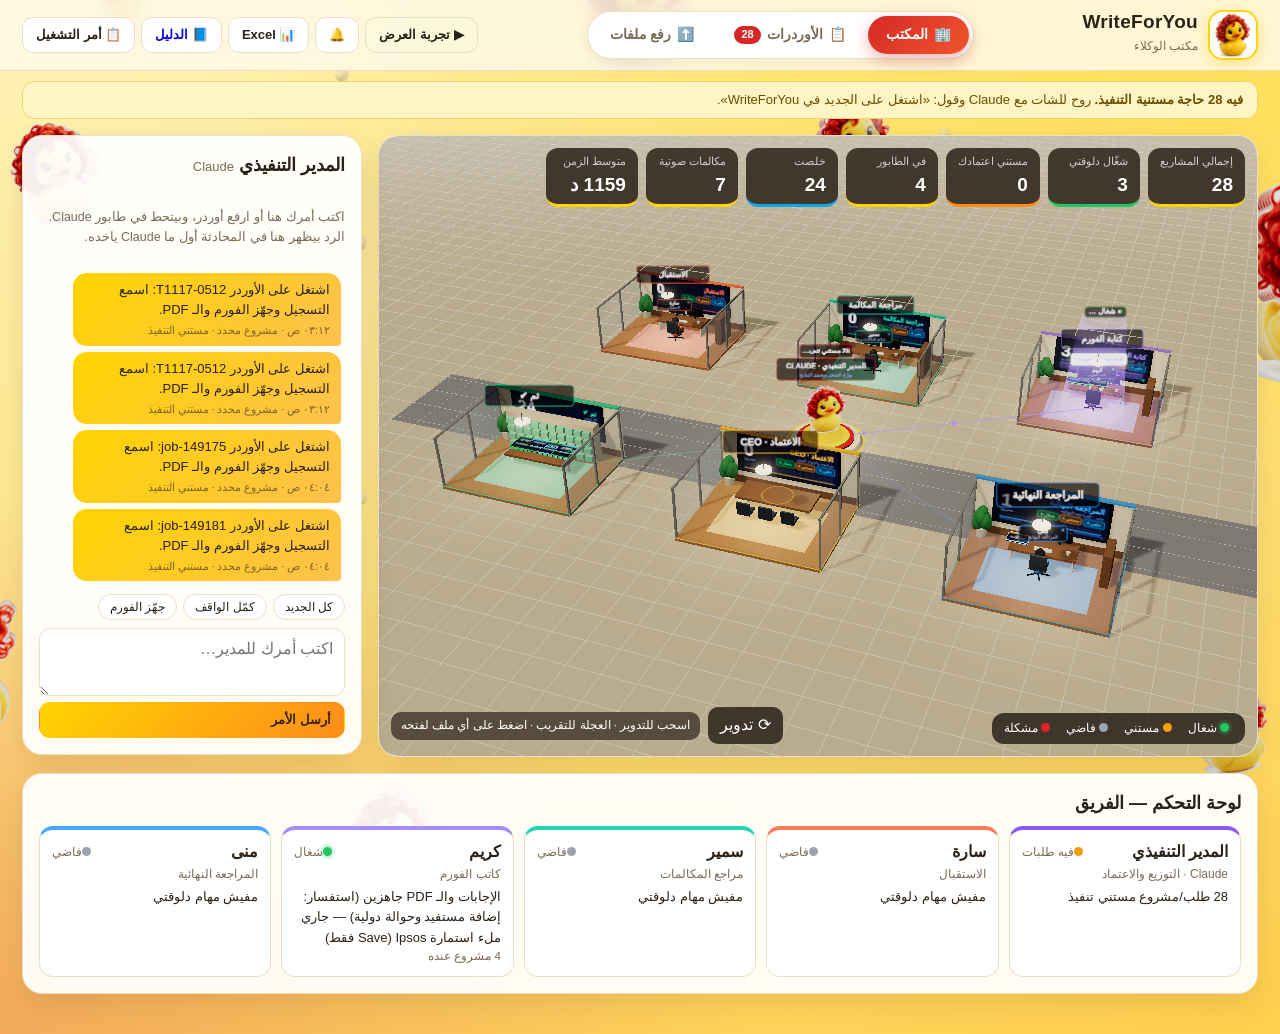
<file: index.html>
<!doctype html>
<html lang="ar" dir="rtl">
<head>
  <base href="public/">
  <script src="static-api.js?v=5"></script>
  <meta charset="utf-8">
  <meta name="viewport" content="width=device-width, initial-scale=1">
  <link rel="icon" type="image/png" href="logo.png">
  <title>WriteForYou — مكتب الوكلاء</title>
  <link rel="stylesheet" href="style.css">
</head>
<body>
<canvas id="bg" aria-hidden="true"></canvas>
<div class="shell">
<header class="top">
  <a class="brand" href="#office">
    <span class="logo"><img src="logo.png" alt="WriteForYou"></span>
    <div><b>WriteForYou</b><small>مكتب الوكلاء</small></div>
  </a>
  <nav class="nav" id="nav">
    <a href="#office" data-page="office"><i>🏢</i> المكتب</a>
    <a href="#orders" data-page="orders"><i>📋</i> الأوردرات <em id="navCount">0</em></a>
    <a href="#upload" data-page="upload"><i>⬆️</i> رفع ملفات</a>
    <span class="nav-ink" id="navInk"></span>
  </nav>
  <div class="top-actions">
    <span id="demoBadge" class="badge demo hidden">وضع التجربة</span>
    <button id="btnDemo" class="btn ghost">▶ تجربة العرض</button>
    <button class="btn bell" id="btnBell" type="button" title="الإشعارات">🔔 <em id="bellCount" class="hidden">0</em></button>
    <button class="btn" id="btnSheet" type="button">📊 Excel</button>
    <a class="btn" href="../knowledge/team-playbook.md" target="_blank">📘 الدليل</a>
    <button id="btnCopy" class="btn">📋 أمر التشغيل</button>
  </div>
</header>
<div class="notice" id="notice"></div>
<div id="notifPanel" class="notif hidden" role="dialog" aria-label="الإشعارات">
  <div class="notif-head"><b>🔔 الإشعارات</b><button class="btn small" id="notifReadAll" type="button">اقرأ الكل</button></div>
  <div id="notifList" class="notif-list"></div>
  <div class="notif-key"><span><i style="background:#16a34a"></i>جاهز</span><span><i style="background:#f5b400"></i>في المراجعة</span><span><i style="background:#dc2626"></i>ناقص ملفات / مشكلة</span></div>
</div>
<div id="toasts" class="toasts" aria-live="polite"></div>

<main>
<!-- ============ PAGE: OFFICE ============ -->
<section class="page" id="page-office" data-page="office">
  <div class="office-layout">
    <div class="card office-card">
      <div class="office-stage" id="officeStage">
        <canvas id="office" aria-label="مكتب الوكلاء ثلاثي الأبعاد"></canvas>
        <div class="hud hud-top" id="hudKpis"></div>
        <div class="hud hud-bottom">
          <div class="legend">
            <span><i class="dot work"></i> شغال</span><span><i class="dot wait"></i> مستني</span><span><i class="dot idle"></i> فاضي</span><span><i class="dot err"></i> مشكلة</span>
          </div>
          <div class="hud-tools">
            <button class="tool" id="btnRotate">⟳ تدوير</button>
            <span class="hint">اسحب للتدوير · العجلة للتقريب · اضغط على أي ملف لفتحه</span>
          </div>
        </div>
      </div>
    </div>
    <aside class="card ceo">
      <h2>المدير التنفيذي <small>Claude</small></h2>
      <p class="muted small">اكتب أمرك هنا أو ارفع أوردر، وبيتحط في طابور Claude. الرد بيظهر هنا في المحادثة أول ما Claude ياخده.</p>
      <div id="chat" class="chat"></div>
      <div class="chips">
        <button class="chip" data-q="اشتغل على كل المشاريع الجديدة">كل الجديد</button>
        <button class="chip" data-q="كمّل المشاريع الواقفة من آخر مرحلة وصلت لها">كمّل الواقف</button>
        <button class="chip" data-q="جهّز خطة الفورم بس ومتبعتش حاجة">جهّز الفورم</button>
      </div>
      <form id="orderForm" class="order-form">
        <textarea id="orderText" rows="2" placeholder="اكتب أمرك للمدير…"></textarea>
        <button class="btn primary" type="submit">أرسل الأمر</button>
      </form>
    </aside>
  </div>
  <div class="card agents-card"><h2>لوحة التحكم — الفريق</h2><div id="agents" class="agents"></div></div>
</section>

<!-- ============ PAGE: ORDERS ============ -->
<section class="page" id="page-orders" data-page="orders">
  <div class="card orders-card">
    <div class="orders-head">
      <h2>كل الأوردرات</h2>
      <div class="searchbox"><span>🔍</span><input id="jobSearch" type="search" inputmode="numeric" placeholder="ابحث برقم الـ Job ID أو الاسم…" autocomplete="off"></div>
    </div>
    <div id="jobs" class="jobs"></div>
  </div>
  <div class="card detail-card">
    <div id="detailHead"></div>
    <div id="detailTabs" class="tabs"></div>
    <div id="detailBody" class="tab-body"></div>
  </div>
</section>

<!-- ============ PAGE: UPLOAD ============ -->
<section class="page" id="page-upload" data-page="upload">
  <form id="uploadForm" class="card upload-card">
    <h2>رفع شغل جديد</h2>
    <p class="muted small">كل الملفات في مكان واحد: التسجيل الصوتي، سكرين شوتس الواتساب، وصور الفورم. تقدر كمان تلصق الصور مباشرة بـ <b>Ctrl + V</b>.</p>
    <div class="row">
      <label>الوجهة <select id="upTarget"><option value="new">أوردر جديد</option></select></label>
      <label id="nameWrap">Job ID <input id="upJobNo" type="text" inputmode="numeric" placeholder="149134"></label>
    </div>
    <label id="nameWrap2">اسم الأوردر (اختياري) <input id="upName" type="text" placeholder="Riyad Bank - Call Center"></label>
    <div id="drop" class="drop" tabindex="0">
      <input id="upFiles" type="file" multiple accept="audio/*,video/*,image/*,.zip,.pdf" hidden>
      <div class="drop-ico">⬆</div>
      <b>اسحب كل الملفات هنا</b>
      <span>أو <u>اختارها من جهازك</u> · أو الصق الصور بـ Ctrl + V</span>
      <small>صوت · صور · فيديو · zip</small>
    </div>
    <div id="picked" class="picked"></div>
    <label id="notesWrap">ملاحظات / تعليمات للوكلاء <textarea id="upNotes" rows="2" placeholder="أي تعليمات…"></textarea></label>
    <button class="btn primary big" type="submit" id="upBtn">🚀 ارفع وابعت لـ Claude</button>
    <div id="upProgress" class="up-progress"></div>
  </form>
  <aside class="card upload-side">
    <h3>إزاي الرفع بيشتغل؟</h3>
    <ol class="steps">
      <li><b>ارفع</b> التسجيل والصور هنا مع الـ Job ID.</li>
      <li>الأوردر <b>بيتبعت لـ Claude</b> لوحده في الطابور.</li>
      <li>الفريق يسمع ويكتب الفورم، وتلاقي <b>PDF</b> جاهز في صفحة الأوردرات.</li>
    </ol>
  </aside>
  <div id="deliver" class="deliver hidden">
    <div class="dl-track" dir="ltr">
      <div class="dl-start">📁<small>ملفاتك</small></div>
      <div class="dl-lane">
        <div class="dl-run" id="dlRun">
          <span class="dl-file" id="dlFile">📁</span>
          <img class="dl-duck lead" src="duck.png" alt="">
          <img class="dl-duck kid k1" src="duck.png" alt="">
          <img class="dl-duck kid k2" src="duck.png" alt="">
          <img class="dl-duck kid k3" src="duck.png" alt="">
        </div>
      </div>
      <div class="dl-end" id="dlEnd">🧠<small>Claude</small></div>
    </div>
    <div class="dl-bar"><i id="dlBar"></i></div>
    <div class="dl-text" id="dlText"></div>
    <button type="button" class="btn primary big" id="dlGo">👀 روح للبطة الـ CEO في المكتب وشوفهم بيشتغلوا</button>
  </div>
</section>
</main>
</div>

<script type="importmap">{"imports":{"three":"./vendor/three.module.js","three/addons/":"./vendor/addons/"}}</script>
<script type="module" src="bg3d.js"></script>
<script type="module" src="office3d.js"></script>
<script type="module" src="app.js"></script>

  <div id="sheet" class="sheet hidden" role="dialog" aria-label="سجل الأوردرات">
    <div class="sheet-box">
      <div class="sheet-head">
        <b>📊 سجل الأوردرات (Excel)</b>
        <div class="sheet-tabs" id="sheetTabs"><button data-st="jobs" class="on">الأوردرات</button><button data-st="answers">الإجابات</button><button data-st="files">الملفات</button></div>
        <input id="sheetQ" type="search" placeholder="🔍 دوّر برقم الأوردر أو أي كلمة...">
        <a class="btn small" href="/api/excel" download>⬇ تحميل الملف</a>
        <button class="btn small" id="sheetClose" type="button">✕ قفل</button>
      </div>
      <div class="sheet-body" id="sheetBody"></div>
    </div>
  </div>
</body>
</html>
</file>
